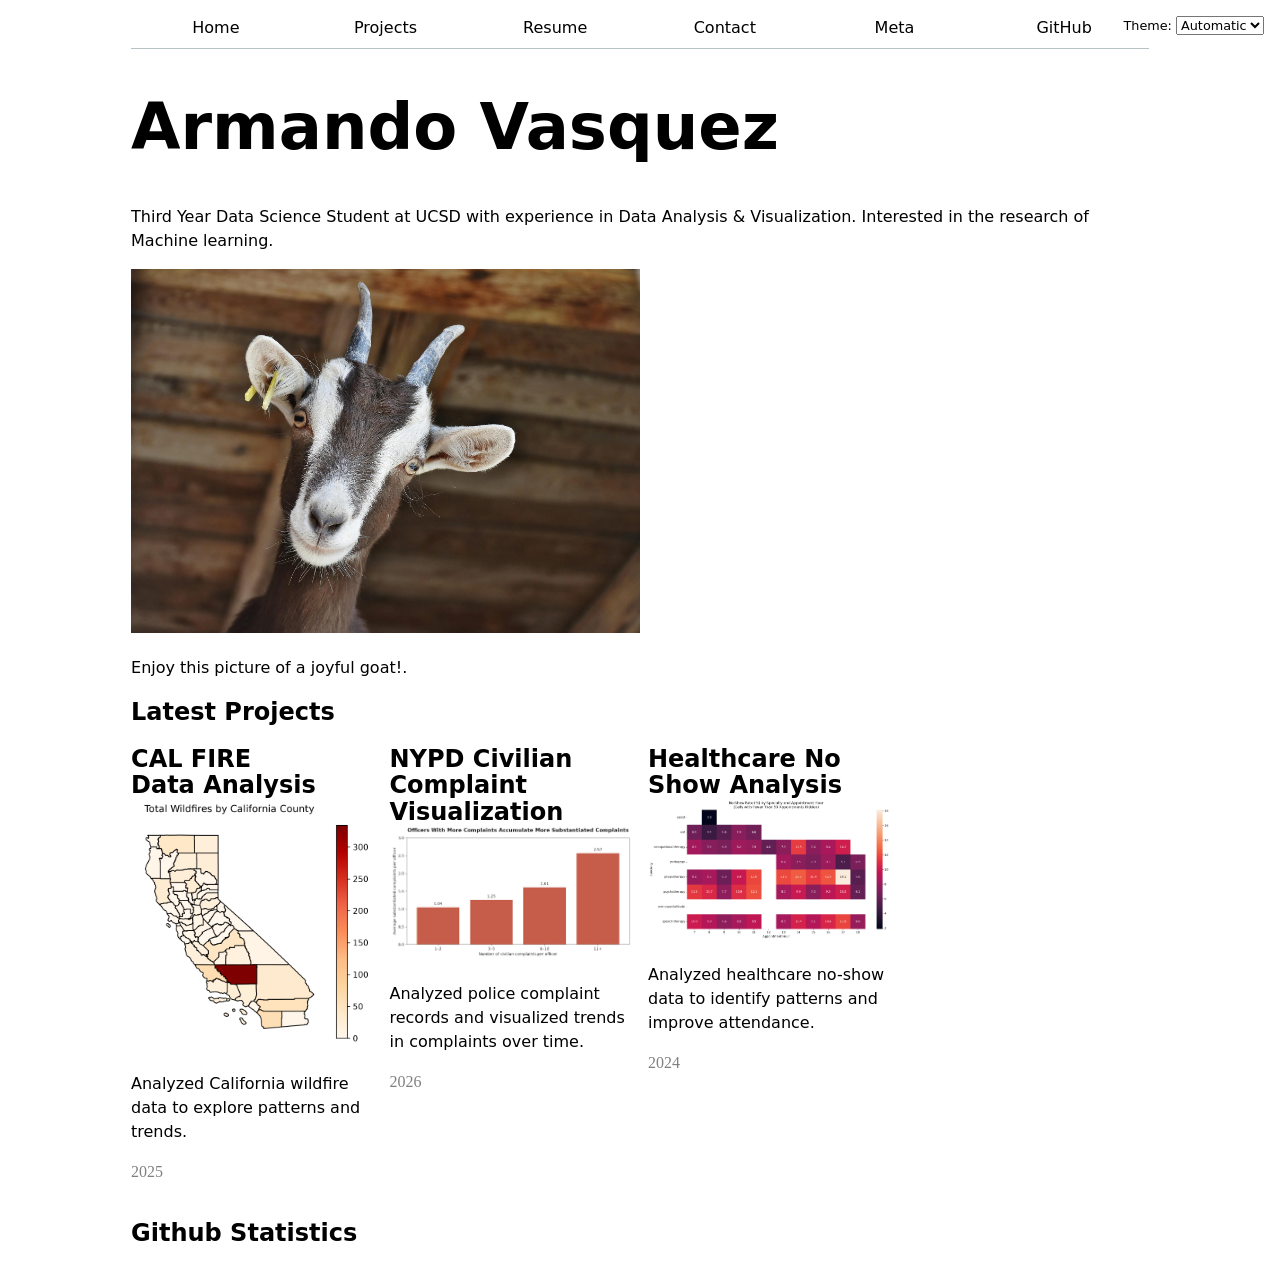
<file: index.html>
<!DOCTYPE html>
<html lang="en">
<head>
    <meta charset="UTF-8">
    <meta name="viewport" content="width=device-width, initial-scale=1.0">
    <title>Armando Vasquez: Personal site and portfolio</title>
    <link rel="stylesheet" href="style.css">
    <script type="module" src="global.js"></script>
</head>
<body>
    
    <h1>Armando Vasquez</h1>
    <p>Third Year Data Science Student at UCSD with experience in Data Analysis & Visualization. Interested in the research of Machine learning.</p>
    <img src="images/goatpicture.jpg" alt="Picture of smiling goat">
    <p>Enjoy this picture of a joyful goat!.</p>

    <h2>Latest Projects</h2>
    <div class="projects"></div>

    <h2>Github Statistics </h2>
    <div id="profile-stats"></div>


<script src="index.js" type="module" defer></script>
</body>
</html>
</file>
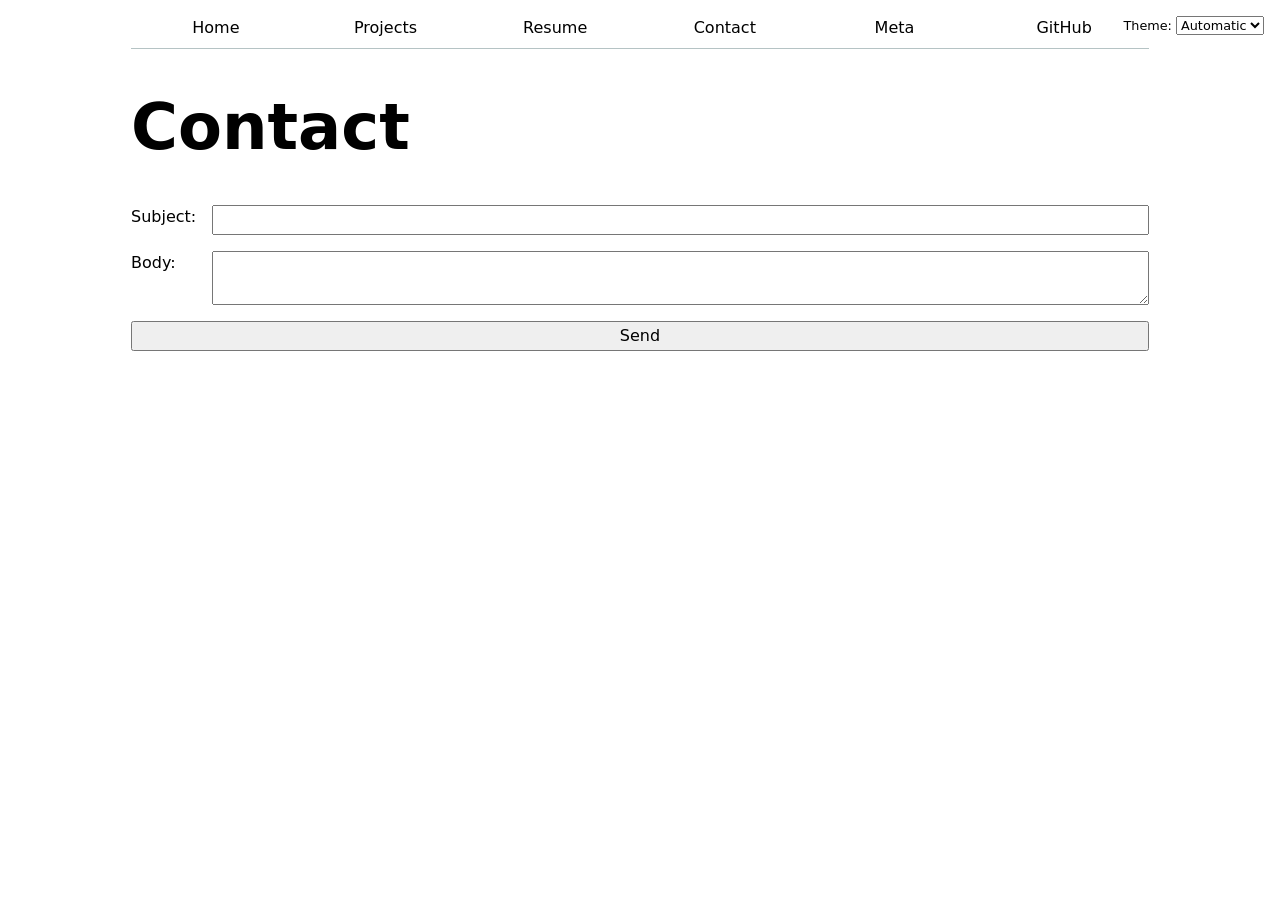
<file: contact/index.html>
<!DOCTYPE html>
<html lang="en">
<head>
    <meta charset="UTF-8">
    <meta name="viewport" content="width=device-width, initial-scale=1.0">
    <title>Armando Vasquez: Contact</title>
    <link rel="stylesheet" href="../style.css">
    <script type="module" src="../global.js"></script>


</head>
<body>
    
    <h1>Contact</h1>
    
    <form action="mailto:a8vasquez@ucsd.edu" method="GET">

       

        <label>
            Subject:
            <input name="subject">
        </label>

        <label>
            Body:
            <textarea name="body"></textarea>
        </label>

        <button>Send</button>
</form>
</body>
</html>
</file>
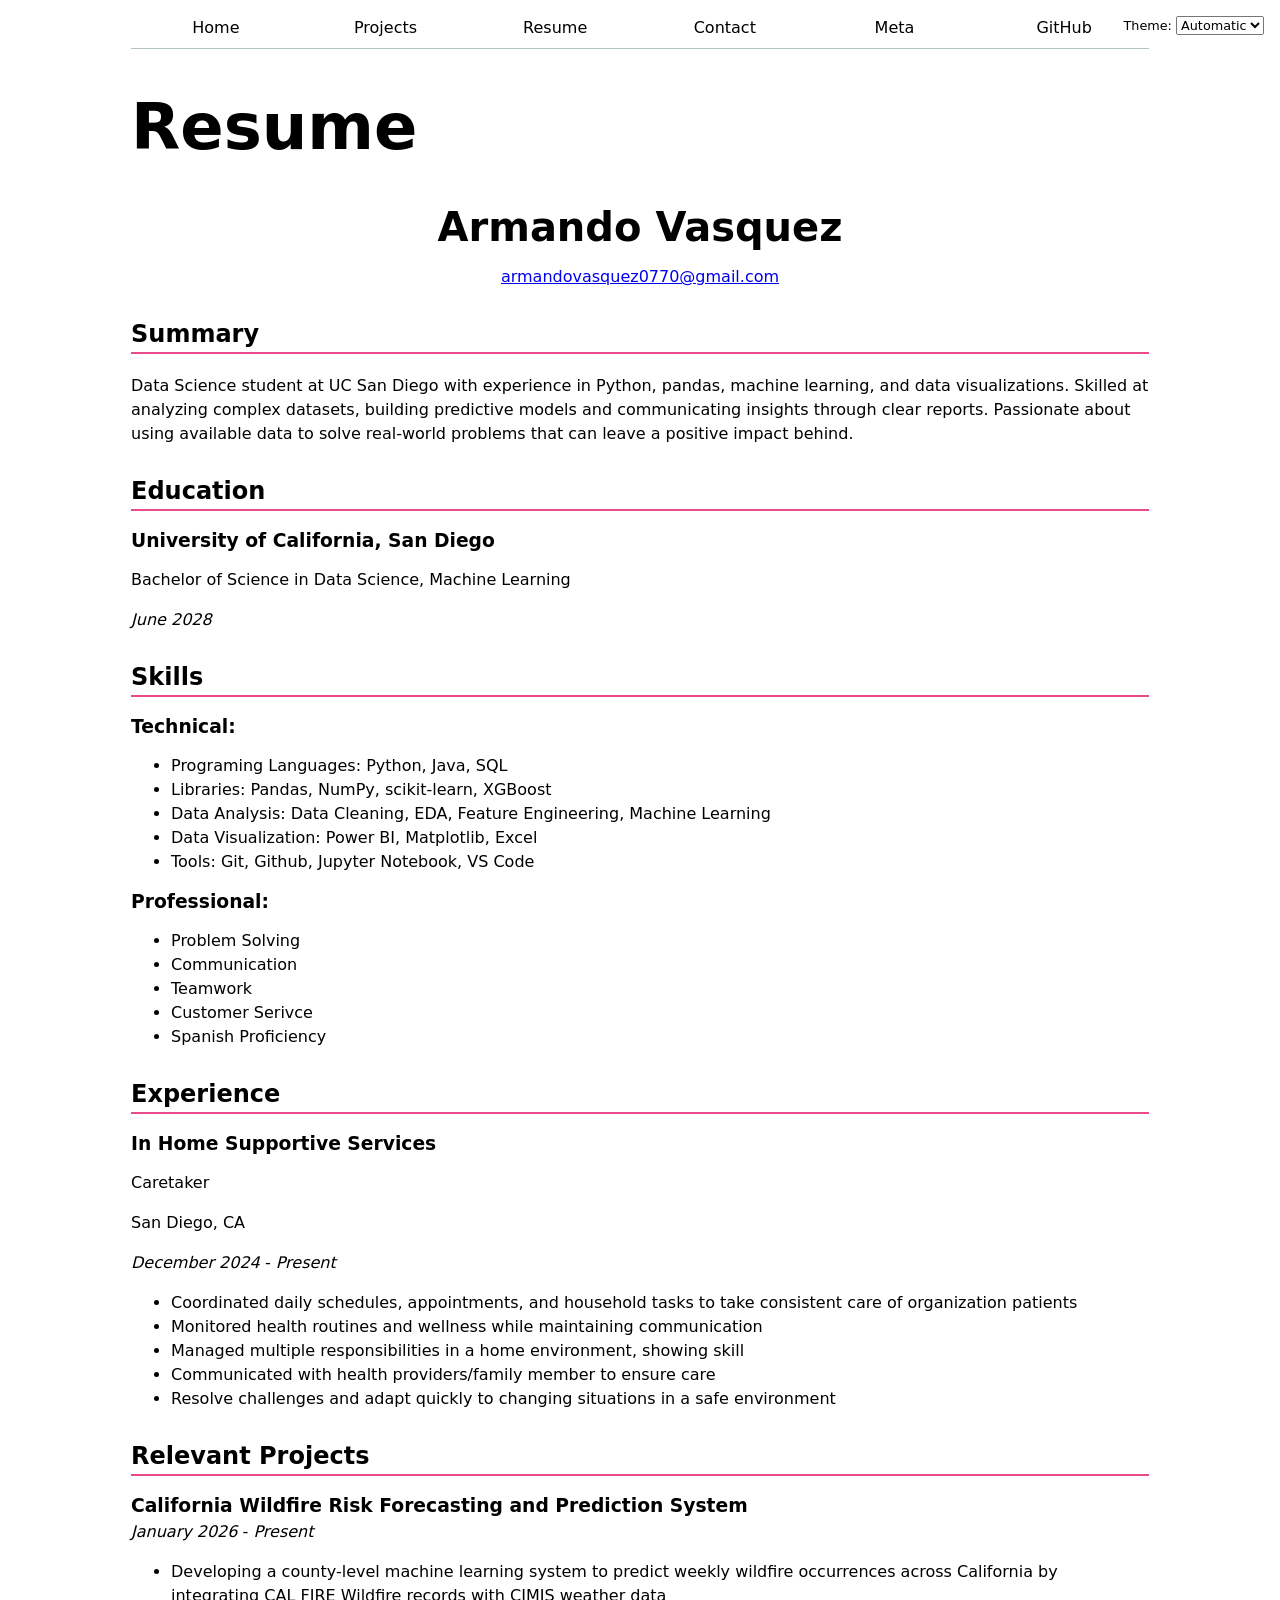
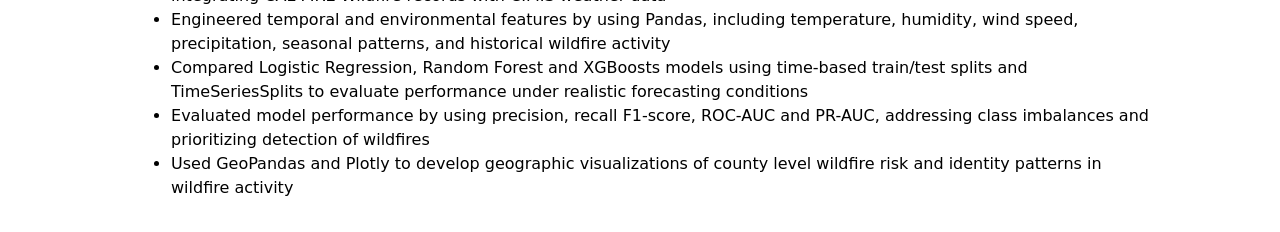
<file: resume/index.html>
<!DOCTYPE html>
<html lang="en">
<head>
    <meta charset="UTF-8">
    <meta name="viewport" content="width=device-width, initial-scale=1.0">
    <title>Armando Vasquez: Resume</title>
    <link rel="stylesheet" href="../style.css">
</head>
<script type="module" src="../global.js"></script>
<body>
     
    <h1>Resume</h1>

    <header>

            <h2>Armando Vasquez</h2>
                <p>
                    <a href="mailto:armandovasquez0770@gmail.com">armandovasquez0770@gmail.com</a>
                </p>

    </header>
    
    <section>
        <h2>Summary</h2>
        <p>
          Data Science student at UC San Diego with experience in Python, pandas, machine learning, and data visualizations. Skilled at analyzing complex datasets, building predictive models and communicating insights through clear reports. Passionate about using available data to solve real-world problems that can leave a positive impact behind.  
        </p>
    </section>

    <section>
        <h2>Education</h2>
        
        <article>
            <h3>University of California, San Diego</h3>
                <p>Bachelor of Science in Data Science, Machine Learning</p>
                <time datetime="2028-06">June 2028</time>
            </article>
    </section>

    <section>
        <h2>Skills</h2>

        <article>
                <h3>Technical:</h3>
                <ul>
                    <li>Programing Languages: Python, Java,  SQL</li>
                    <li>Libraries: Pandas, NumPy, scikit-learn, XGBoost</li>
                    <li>Data Analysis: Data Cleaning, EDA, Feature Engineering, Machine Learning</li>
                    <li>Data Visualization: Power BI, Matplotlib, Excel</li>
                    <li>Tools: Git, Github, Jupyter Notebook, VS Code</li>
                </ul>
        </article>

        <article>
                <h3>Professional:</h3>
                <ul>
                    <li>Problem Solving</li>
                    <li>Communication</li>
                    <li>Teamwork</li>
                    <li>Customer Serivce</li>
                    <li>Spanish Proficiency</li>
                </ul>
        </article>
    </section>

    <section>
        <h2>Experience</h2>

        <article>
            <h3>In Home Supportive Services</h3>
            <p>Caretaker</p>
            <p>San Diego, CA</p>

            <time datetime="2024-12">December 2024</time> -
            <time>Present</time>

            <ul>
                    <li>Coordinated daily schedules, appointments, and household tasks to take consistent care of organization patients</li>
                    <li>Monitored health routines and wellness while maintaining communication</li>
                    <li>Managed multiple responsibilities in a home environment, showing skill</li>
                    <li>Communicated with health providers/family member to ensure care</li>
                    <li>Resolve challenges and adapt quickly to changing situations in a safe environment</li>
                </ul>

        </article>
    </section>

    <section>
        <h2>Relevant Projects</h2>

        <article>
            <h3>California Wildfire Risk Forecasting and Prediction System</h3>
            <time datetime="2026-01">January 2026</time> -
            <time>Present</time>

                <ul>
                    <li>Developing a county-level machine learning system to predict weekly wildfire occurrences across California by integrating CAL FIRE Wildfire records with CIMIS weather data</li>
                    <li>Engineered temporal and environmental features by using Pandas, including temperature, humidity, wind speed, precipitation, seasonal patterns, and historical wildfire activity</li>
                    <li>Compared Logistic Regression, Random Forest and XGBoosts models using time-based train/test splits and TimeSeriesSplits to evaluate performance under realistic forecasting conditions</li>
                    <li>Evaluated model performance by using precision, recall F1-score, ROC-AUC and PR-AUC, addressing class imbalances and prioritizing detection of wildfires</li>
                    <li>Used GeoPandas and Plotly to develop geographic visualizations of county level wildfire risk and identity patterns in wildfire activity</li>
                </ul>

        </article>
    </section>

</body>
</html>
</file>
<file: style.css>
:root {
  color-scheme: light dark;
}

body {
  /* Set line height to 1.5 times the font size
	   and use the OS’s UI font as the website font
	 */
  font: 100%/1.5 system-ui;
  max-width: 100ch;
  margin-inline: max(1em, (100% - 100ch) / 2);
}
header {
      text-align: center;
}

header h2 {
  font-size: 250%;
  margin-bottom: 0.2em;
}

img {
  max-width: 50%;
}

nav ul {
  display: contents;
}

nav li {
  display: contents;
}

nav {
  --border-color: oklch(50% 10% 200 / 40%);
  display: flex;
    border-bottom: 1px solid var(--border-color);

}

nav a {
  text-decoration: none;
  color: inherit;
  text-align: center;
  padding: 0.5em;
  flex: 1;
}

nav a.current {
  border-bottom: 0.4em solid var(--border-color);
  padding-bottom: 0.1em;
}

nav a:hover{
  border-bottom: 0.4em solid var(--color-accent);
  background-color: color-mix(in oklch, var(--color-accent), canvas 85%);
}

html {
  --color-accent: oklch(65% 50% 0);
  accent-color: var(--color-accent);
}

input,
textarea,
button {
  font: inherit;
}

form {
  display: grid;
  grid-template-columns: auto 1fr;
  gap: 1em;
}

form label {
  display: grid;
  grid-template-columns: subgrid;
  grid-column: 1 / -1;
}

form button {
  grid-column: 1 / -1;
}

.projects{
  display: grid;
  grid-template-columns: repeat(auto-fill, minmax(15em, 1fr));
  gap: 1em;
}

.projects article {
  grid-template-rows: subgrid;
  grid-row: span 3;
}

.projects h2 {
  margin: 0;
}

.projects img {
  max-width: 100%;
}

h1{
  font-size: 400%;
}

h1,
h2,
h3,
h4,
h5,
h6 {
  line-height: 1.1;
  text-wrap: balance;
}

section h2 {
  border-bottom: 2px solid var(--color-accent);
  padding-bottom: 0.2em;
}

section {
  margin-block: 2em;
}

section article h3 {
  margin-bottom: 0.2em;
}

time {
  font-style: italic;}

.color-scheme {
  position: absolute;
  top: 1rem;
  right: 1rem;
  font-size: 80%;
}

.color-scheme select {
  font: inherit;
}

#profile-stats dl {
  display: grid;
  grid-template-columns: repeat(4, 1fr);
}

#profile-stats dt {
  grid-row: 1;
  color:grey;
  text-transform: uppercase;
  font-size: 80%;
}

#profile-stats dd {
  grid-row: 2;
  margin: 0;
  font-size: 120%;
}

.projectyear {
  color: grey;
  font-family: Bakerville;
  font-variant-numeric: oldstyle-nums;
}

#projectpieplot {
  max-width: 20em;
  margin-block: 2em;
  overflow: visible;
}

.swatch {
  display: inline-block;
  width: 1em;
  aspect-ratio: 1 / 1;
  background-color: var(--color);
  border-radius: 50%;
}

.legend {
display: grid;
  grid-template-columns: repeat(auto-fill, minmax(9em, 1fr));
  gap: 1em;
  border: 1px solid;
  padding: 1em;
  margin-block: 1em;
  list-style: none;
  flex: 1;
  min-width: 0;

}
.legend-item {
  display: flex;
  align-items: center;
  gap: 0.3em;
  white-space: nowrap;
}

.container {
  display: flex;
  align-items: center;
  gap: 1em;
}


svg {
&:has(path:hover) {
  path:not(:hover) {
    opacity: 0.5;
  }
}
}

svg path {
  transition: 300ms;
}

.selected {
  --color: oklch(60% 45% 0) !important;

  &:is(path) {
    fill: var(--color);
  }
}

.stats {
  display: grid;
  grid-template-columns: repeat(5, 1fr);
  gap: 0.5rem 1rem;
  text-align: center;
}

.stats dt {
  grid-row: 1;
  color: grey;
  text-transform: uppercase;
  font-size: 80%;
}

.stats dd {
  grid-row: 2;
  margin: 0;
  font-size: 120%;
  font-weight: bold;
}

.gridlines line {
  stroke: #aaaa; 
}

.gridlines path {
  display: none;
}


dl.info{
  display: grid;
  grid-template-columns: auto 1fr;
  gap: 0.5em 1em;
  transition-duration: 500ms;
  transition-property: opacity, visibility;

}
dl.info[hidden]:not(:hover, :focus-within) {
  opacity: 0;
  visibility: hidden;
}

dl.info dt{
  color: gray;
}

dl.info dd {
  margin: 0;
}

circle {
  transition: 200ms;
  transform-origin: center;
  transform-box: fill-box;
  @starting-style {
    r: 0;
  }
}

circle:hover {
  transform: scale(1.5);
}

.tooltip {
  position: fixed;
  top: 1em;
  left: 1em;
}
#chart circle {
  fill: steelblue;
}
#chart circle.selected {
  fill: #ff6b6b;
}

.commit-filters {
  display: flex;
  flex-direction: column;
  gap: 0.5em;
}

.commit-filters label {
  display: flex;
  align-items: center;
  gap: 0.5em;
  width: 100%;
}

.commit-filters input {
  flex: 1;
}

.commit-filters time {
  align-self: flex-end;
}

#commit-progress {
  accent-color: #4444
}

#files {
  display: grid;
  grid-template-columns: 1fr 4fr;

  > div {
    grid-column: 1 / -1;
    display: grid;
    grid-template-columns: subgrid;
  }

  dt {
    grid-column: 1;
  }

 dd {
    grid-column: 2;
    display: flex;
    flex-wrap: wrap;
    align-items: start;
    align-content: start;
    gap: 0.15em;
    padding-top: 0.6em;
    margin-left: 0;
  }
}

.loc {
  display: flex;
  width: 0.5em;
  aspect-ratio: 1;
  background: var(--color);
  border-radius: 50%;
}

#scrolly-1 {
  position: relative;
  display: flex;
  gap: 1rem;

  > * {
    flex: 1;
  }
}

#scatter-story {
  position: relative;
}

#scatter-plot {
  position: sticky;
  top: 0;
  left: 0;
  bottom: auto;
  height: 50vh;
}

#scrolly-2 {
  position: relative;
  display: flex;
  gap: 1rem;
}

#scrolly-2 > * {
  flex: 1;
}

#files-plot {
  position: sticky;
  top: 0;
  height: fit-content;
  max-height: 100vh;
}

#files-story {
  position: relative;
}
</file>
